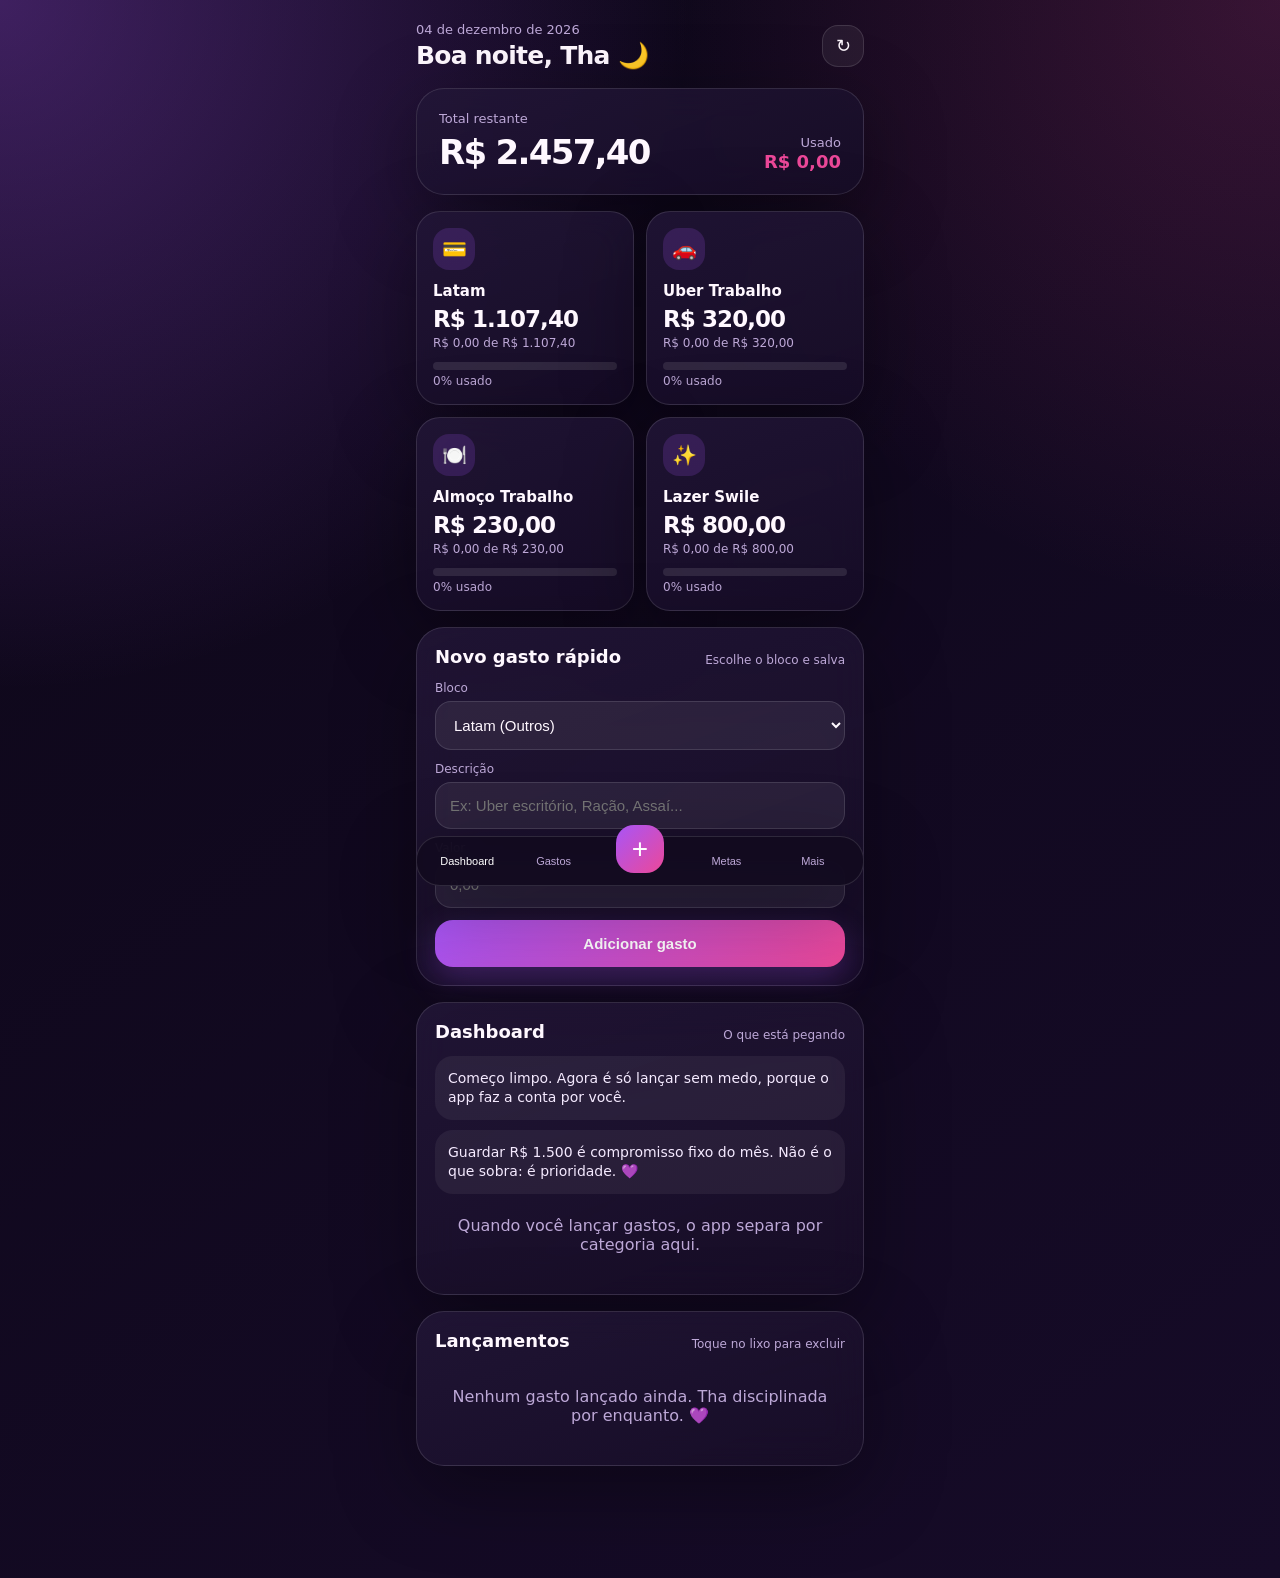
<file: index.html>
<!DOCTYPE html>
<html lang="pt-BR">
<head>
<meta charset="UTF-8" />
<meta name="viewport" content="width=device-width, initial-scale=1.0" />
<title>Controle de Gastos</title>
<style>
:root {
  --bg: #0d0718; --bg2: #160b28; --card: rgba(34,22,55,.86); --text:#fff8ff;
  --muted:#bda8d7; --purple:#a855f7; --pink:#ec4899; --red:#fb7185;
  --border: rgba(255,255,255,.12); --shadow:0 24px 80px rgba(0,0,0,.35);
}
*{box-sizing:border-box}
body{margin:0;min-height:100vh;font-family:Inter,system-ui,-apple-system,BlinkMacSystemFont,"Segoe UI",sans-serif;color:var(--text);background:radial-gradient(circle at top left,rgba(168,85,247,.32),transparent 34%),radial-gradient(circle at top right,rgba(236,72,153,.18),transparent 30%),linear-gradient(145deg,var(--bg),var(--bg2))}
.app{width:min(480px,100%);margin:0 auto;padding:22px 16px 96px}
.topbar{display:flex;justify-content:space-between;align-items:center;margin-bottom:18px}.eyebrow{margin:0 0 4px;color:var(--muted);font-size:13px}h1{margin:0;font-size:25px;letter-spacing:-.03em}h2{margin:0;font-size:18px}.icon-btn{width:42px;height:42px;border:1px solid var(--border);border-radius:16px;color:var(--text);background:rgba(255,255,255,.06);font-size:18px}
.hero-card,.card,.wallet-card{border:1px solid var(--border);background:linear-gradient(160deg,var(--card),rgba(23,13,39,.9));box-shadow:var(--shadow);backdrop-filter:blur(18px)}
.hero-card{border-radius:28px;padding:22px;display:flex;align-items:flex-end;justify-content:space-between;margin-bottom:16px}.hero-card p,.hero-card span{color:var(--muted);margin:0 0 6px;font-size:13px}.hero-card strong{font-size:34px;letter-spacing:-.05em}.hero-mini{text-align:right}.hero-mini b{display:block;color:var(--pink);font-size:18px}
.quick-grid{display:grid;grid-template-columns:1fr 1fr;gap:12px;margin-bottom:16px}.wallet-card{border-radius:24px;padding:16px;min-height:152px;position:relative;overflow:hidden}.wallet-icon{width:42px;height:42px;border-radius:16px;display:grid;place-items:center;background:rgba(168,85,247,.18);margin-bottom:12px;font-size:20px}.wallet-card h3{margin:0 0 6px;font-size:15px}.remaining{margin:0;font-size:23px;font-weight:800;letter-spacing:-.04em}.meta{color:var(--muted);font-size:12px;margin-top:4px}.progress{height:8px;border-radius:999px;overflow:hidden;background:rgba(255,255,255,.1);margin-top:12px}.progress span{display:block;height:100%;border-radius:999px;background:linear-gradient(90deg,var(--purple),var(--pink))}
.card{border-radius:28px;padding:18px;margin-bottom:16px}.section-title{display:flex;justify-content:space-between;gap:12px;align-items:flex-end;margin-bottom:14px}.section-title span{color:var(--muted);font-size:12px}.form{display:grid;gap:12px}label{display:grid;gap:6px;color:var(--muted);font-size:12px}input,select{width:100%;color:var(--text);background:rgba(255,255,255,.07);border:1px solid var(--border);border-radius:16px;padding:14px;font-size:15px;outline:none}.primary-btn{border:none;border-radius:18px;padding:15px;color:white;font-weight:800;font-size:15px;background:linear-gradient(135deg,var(--purple),var(--pink));box-shadow:0 12px 32px rgba(168,85,247,.28)}
.insights,.category-list,.expense-list{display:grid;gap:10px}.insight{border-radius:18px;padding:13px;background:rgba(255,255,255,.06);color:#f5eaff;line-height:1.35;font-size:14px}.category-row,.expense-row{display:grid;grid-template-columns:auto 1fr auto;gap:12px;align-items:center;padding:12px;border-radius:18px;background:rgba(255,255,255,.055)}.category-emoji,.expense-emoji{width:38px;height:38px;display:grid;place-items:center;border-radius:14px;background:rgba(168,85,247,.18)}small{color:var(--muted)}.delete-btn{border:none;color:var(--red);background:rgba(251,113,133,.12);width:36px;height:36px;border-radius:14px;font-size:16px}.empty{text-align:center;color:var(--muted);padding:22px 10px}
.bottom-nav{position:fixed;left:50%;bottom:14px;transform:translateX(-50%);width:min(448px,calc(100% - 24px));display:grid;grid-template-columns:repeat(5,1fr);gap:6px;padding:10px;border:1px solid var(--border);border-radius:24px;background:rgba(18,10,31,.92);backdrop-filter:blur(18px);box-shadow:var(--shadow)}.bottom-nav button{border:none;background:transparent;color:var(--muted);font-size:11px;padding:8px 2px}.bottom-nav .active{color:white}.bottom-nav .plus{width:48px;height:48px;margin:-22px auto 0;border-radius:18px;color:white;font-size:28px;background:linear-gradient(135deg,var(--purple),var(--pink))}
.toast{position:fixed;left:50%;bottom:92px;transform:translateX(-50%) translateY(20px);opacity:0;color:white;background:rgba(168,85,247,.95);padding:12px 16px;border-radius:999px;box-shadow:var(--shadow);transition:.25s ease;pointer-events:none}.toast.show{opacity:1;transform:translateX(-50%) translateY(0)}
@media(max-width:360px){.quick-grid{grid-template-columns:1fr}.hero-card{display:grid;gap:14px}.hero-mini{text-align:left}}
</style>
</head>
<body>
<div class="app">
<header class="topbar"><div><p class="eyebrow" id="todayLabel">Controle do mês</p><h1>Boa noite, Tha 🌙</h1></div><button class="icon-btn" id="resetMonthBtn" title="Limpar mês">↻</button></header>
<section class="hero-card"><div><p>Total restante</p><strong id="totalRemaining">R$ 0,00</strong></div><div class="hero-mini"><span>Usado</span><b id="totalSpent">R$ 0,00</b></div></section>
<section class="quick-grid" id="walletCards"></section>
<section class="card"><div class="section-title"><h2>Novo gasto rápido</h2><span>Escolhe o bloco e salva</span></div><form id="expenseForm" class="form"><label>Bloco<select id="walletSelect"></select></label><label>Descrição<input id="descriptionInput" type="text" placeholder="Ex: Uber escritório, Ração, Assaí..." required /></label><label>Valor<input id="amountInput" type="number" min="0.01" step="0.01" placeholder="0,00" required /></label><button class="primary-btn" type="submit">Adicionar gasto</button></form></section>
<section class="card"><div class="section-title"><h2>Dashboard</h2><span>O que está pegando</span></div><div class="insights" id="insights"></div><div class="category-list" id="categoryBreakdown"></div></section>
<section class="card"><div class="section-title"><h2>Lançamentos</h2><span>Toque no lixo para excluir</span></div><div class="expense-list" id="expenseList"></div></section>
<nav class="bottom-nav"><button class="active">Dashboard</button><button>Gastos</button><button class="plus">+</button><button>Metas</button><button>Mais</button></nav>
</div><div class="toast" id="toast">Gasto salvo 💜</div>
<script>
const wallets={latam:{name:"Latam (Outros)",short:"Latam",icon:"💳",limit:1107.40},uber:{name:"Uber Trabalho — Swile",short:"Uber Trabalho",icon:"🚗",limit:320},almoco:{name:"Almoço Trabalho — Swile",short:"Almoço Trabalho",icon:"🍽️",limit:230},lazer:{name:"Lazer — Swile",short:"Lazer Swile",icon:"✨",limit:800}};
const categoryRules=[{key:"pets",label:"Pets",emoji:"🐱",words:["ração","racao","areia","pet","vet","veterin","golden","pipicat","chuck","lana","venus","hyoga","jason"]},{key:"delivery",label:"Delivery",emoji:"🍔",words:["ifood","99 food","99food","rappi","keeta","delivery","pizza","hamburg","lanche","sushi"]},{key:"mercado",label:"Mercado",emoji:"🛒",words:["assaí","assai","mercado","supermercado","atacad","pão de açúcar","pao de acucar","extra","carrefour"]},{key:"farmacia",label:"Farmácia",emoji:"💊",words:["droga","farm","raia","drogasil","remédio","remedio"]},{key:"bebida",label:"Bebida",emoji:"🍻",words:["bebida","cerveja","ze delivery","zedelivery","vinho","bar","adega"]},{key:"assinaturas",label:"Assinaturas",emoji:"📺",words:["netflix","spotify","amazon","prime","apple","google","max","disney","crunchyroll"]}];
let expenses=JSON.parse(localStorage.getItem("tha_expenses_v1")||"[]");
const money=new Intl.NumberFormat("pt-BR",{style:"currency",currency:"BRL"});
const walletCards=document.getElementById("walletCards"),walletSelect=document.getElementById("walletSelect"),expenseForm=document.getElementById("expenseForm"),descriptionInput=document.getElementById("descriptionInput"),amountInput=document.getElementById("amountInput"),expenseList=document.getElementById("expenseList"),categoryBreakdown=document.getElementById("categoryBreakdown"),insights=document.getElementById("insights"),toast=document.getElementById("toast");
function save(){localStorage.setItem("tha_expenses_v1",JSON.stringify(expenses))}
function spentByWallet(k){return expenses.filter(e=>e.wallet===k).reduce((s,e)=>s+Number(e.amount),0)}
function getCategory(d,w){if(w==="uber")return{key:"uber",label:"Uber",emoji:"🚗"};if(w==="almoco")return{key:"almoco",label:"Almoço trabalho",emoji:"🍽️"};if(w==="lazer")return{key:"lazer",label:"Lazer Swile",emoji:"✨"};const n=d.toLowerCase();return categoryRules.find(r=>r.words.some(word=>n.includes(word)))||{key:"outros",label:"Outros Latam",emoji:"💳"}}
function render(){document.getElementById("todayLabel").textContent=new Date().toLocaleDateString("pt-BR",{day:"2-digit",month:"long",year:"numeric"});walletSelect.innerHTML=Object.entries(wallets).map(([k,w])=>`<option value="${k}">${w.name}</option>`).join("");const totalLimit=Object.values(wallets).reduce((s,w)=>s+w.limit,0),totalSpent=expenses.reduce((s,e)=>s+Number(e.amount),0);document.getElementById("totalRemaining").textContent=money.format(totalLimit-totalSpent);document.getElementById("totalSpent").textContent=money.format(totalSpent);walletCards.innerHTML=Object.entries(wallets).map(([k,w])=>{const spent=spentByWallet(k),rem=w.limit-spent,p=Math.min(spent/w.limit*100,100);return `<article class="wallet-card"><div class="wallet-icon">${w.icon}</div><h3>${w.short}</h3><p class="remaining">${money.format(rem)}</p><div class="meta">${money.format(spent)} de ${money.format(w.limit)}</div><div class="progress"><span style="width:${p}%"></span></div><div class="meta">${Math.round(p)}% usado</div></article>`}).join("");renderExpenses();renderCategories();renderInsights()}
function renderExpenses(){expenseList.innerHTML=expenses.length?expenses.map(e=>{const w=wallets[e.wallet],c=getCategory(e.description,e.wallet);return `<div class="expense-row"><div class="expense-emoji">${c.emoji}</div><div><b>${e.description}</b><br><small>${e.date} • ${w.short}</small></div><div><b>${money.format(e.amount)}</b><button class="delete-btn" onclick="deleteExpense('${e.id}')">🗑</button></div></div>`}).join(""):`<div class="empty">Nenhum gasto lançado ainda. Tha disciplinada por enquanto. 💜</div>`}
function renderCategories(){const totals={};expenses.forEach(e=>{const c=getCategory(e.description,e.wallet);if(!totals[c.key])totals[c.key]={...c,total:0};totals[c.key].total+=Number(e.amount)});const sorted=Object.values(totals).sort((a,b)=>b.total-a.total);categoryBreakdown.innerHTML=sorted.length?sorted.map(c=>`<div class="category-row"><div class="category-emoji">${c.emoji}</div><div><b>${c.label}</b><br><small>${c.key==="delivery"?"Esse é o que vamos vigiar 👀":"Total do mês"}</small></div><b>${money.format(c.total)}</b></div>`).join(""):`<div class="empty">Quando você lançar gastos, o app separa por categoria aqui.</div>`}
function renderInsights(){const latam=spentByWallet("latam"),delivery=expenses.filter(e=>getCategory(e.description,e.wallet).key==="delivery").reduce((s,e)=>s+Number(e.amount),0),msgs=[];msgs.push(expenses.length?`Latam está em ${Math.round(latam/wallets.latam.limit*100)}% do limite livre.`:"Começo limpo. Agora é só lançar sem medo, porque o app faz a conta por você.");if(delivery>0)msgs.push(`Delivery já está em ${money.format(delivery)}. Ele não vai se esconder em “alimentação” aqui. 🍔`);msgs.push("Guardar R$ 1.500 é compromisso fixo do mês. Não é o que sobra: é prioridade. 💜");insights.innerHTML=msgs.map(m=>`<div class="insight">${m}</div>`).join("")}
function showToast(t="Gasto salvo 💜"){toast.textContent=t;toast.classList.add("show");setTimeout(()=>toast.classList.remove("show"),1800)}
expenseForm.addEventListener("submit",e=>{e.preventDefault();const wallet=walletSelect.value,description=descriptionInput.value.trim(),amount=Number(amountInput.value);if(!description||!amount||amount<=0)return;expenses.unshift({id:String(Date.now()),wallet,description,amount,date:new Date().toLocaleDateString("pt-BR",{day:"2-digit",month:"2-digit"})});save();expenseForm.reset();render();showToast()});
function deleteExpense(id){const e=expenses.find(x=>x.id===id);if(!e)return;if(!confirm(`Excluir "${e.description}" de ${money.format(e.amount)}?`))return;expenses=expenses.filter(x=>x.id!==id);save();render();showToast("Gasto excluído")}
document.getElementById("resetMonthBtn").addEventListener("click",()=>{if(confirm("Limpar todos os gastos lançados?")){expenses=[];save();render();showToast("Mês limpo")}});
render();
</script>
</body>
</html>
</file>
